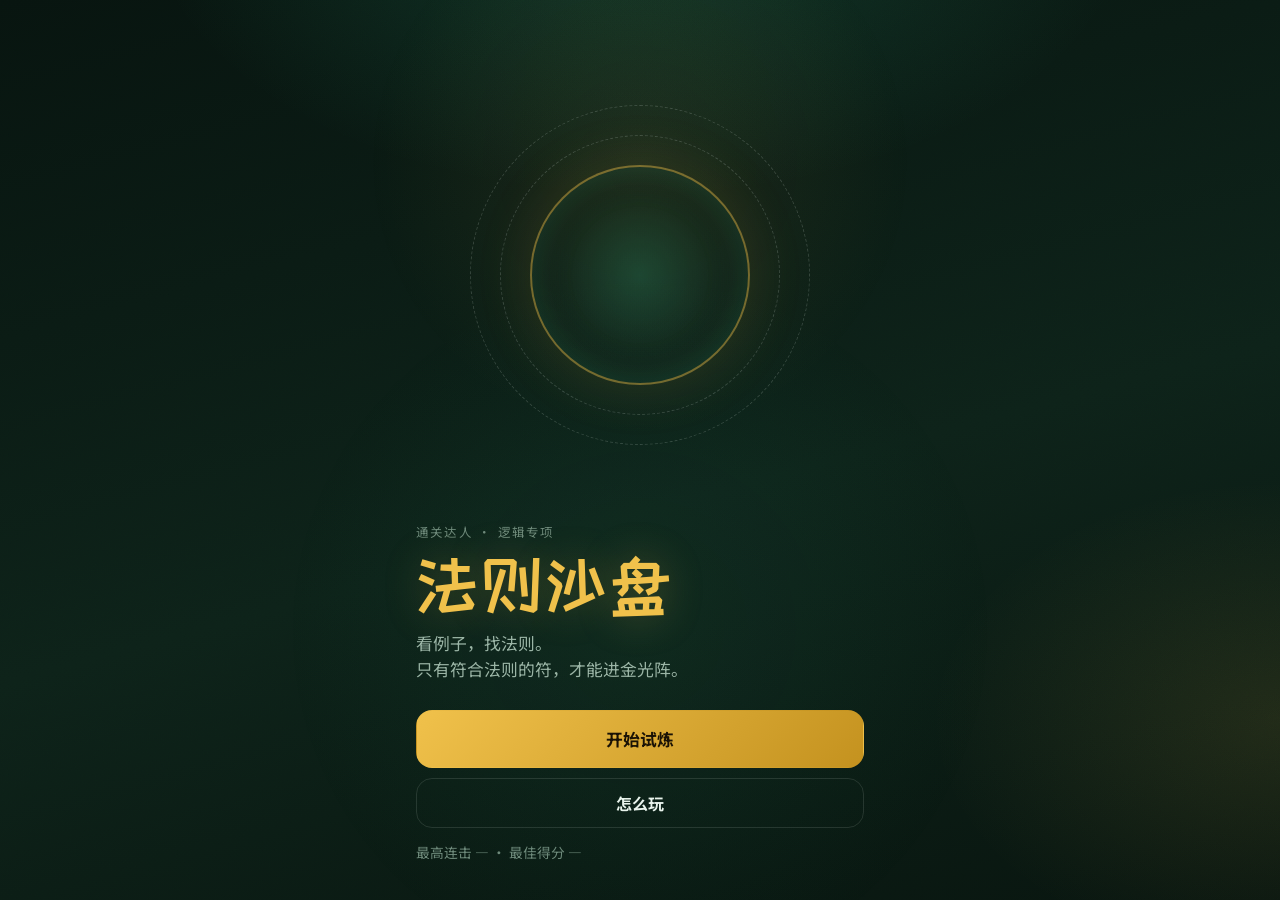
<file: tongguan/fazhe/index.html>
<!doctype html>
<html lang="zh-CN">
<head>
  <meta charset="utf-8">
  <meta name="viewport" content="width=device-width,initial-scale=1,viewport-fit=cover">
  <meta name="theme-color" content="#07140f">
  <title>法则沙盘 · 通关达人</title>
  <meta name="description" content="通关达人逻辑专项：从例子里发现法则，决定谁能进金光阵。">
  <link rel="preconnect" href="https://fonts.googleapis.com">
  <link rel="preconnect" href="https://fonts.gstatic.com" crossorigin>
  <link href="https://fonts.googleapis.com/css2?family=ZCOOL+KuaiLe&family=Noto+Sans+SC:wght@400;500;700;800&display=swap" rel="stylesheet">
  <link rel="stylesheet" href="./game.css">
</head>
<body>
  <div class="grain" aria-hidden="true"></div>
  <div class="glow" aria-hidden="true"></div>

  <div id="app" class="app">
    <!-- TITLE -->
    <section id="screen-title" class="screen screen-title" data-screen="title">
      <p class="kicker">通关达人 · 逻辑专项</p>
      <h1 class="logo">法则沙盘</h1>
      <p class="tagline">看例子，找法则。<br>只有符合法则的符，才能进金光阵。</p>
      <div class="title-ring" aria-hidden="true">
        <div class="ring-core"></div>
        <div class="orbit o1"></div>
        <div class="orbit o2"></div>
      </div>
      <div class="title-actions">
        <button type="button" class="btn primary xl" id="btn-start">开始试炼</button>
        <button type="button" class="btn ghost" id="btn-howto">怎么玩</button>
      </div>
      <p class="bestline" id="bestline">最高连击 — · 最佳得分 —</p>
    </section>

    <!-- HOW TO -->
    <section id="screen-how" class="screen" data-screen="how" hidden>
      <div class="panel">
        <p class="eyebrow">怎么玩</p>
        <h2>三步通关</h2>
        <ol class="how-list">
          <li><b>看例子</b>：哪些符进了阵，哪些被拦下。</li>
          <li><b>找法则</b>：颜色、印形、点数里藏着同一条规则。</li>
          <li><b>做判定</b>：新符来了，点「进阵」或「拦下」。</li>
        </ol>
        <p class="hint">判定越准、连击越高，分数越高。法则由程序生成，不靠猜题库。</p>
        <div class="row">
          <button type="button" class="btn primary" id="btn-how-go">明白了，开始</button>
          <button type="button" class="btn ghost" id="btn-how-back">返回</button>
        </div>
      </div>
    </section>

    <!-- STUDY -->
    <section id="screen-study" class="screen" data-screen="study" hidden>
      <header class="hud">
        <button type="button" class="icon-btn" id="btn-study-quit" aria-label="退出">←</button>
        <div class="hud-mid">
          <span class="pill" id="round-pill">第 1 阵</span>
          <span class="pill soft" id="diff-pill">入门</span>
        </div>
        <div class="hud-score"><span id="live-score">0</span></div>
      </header>
      <div class="stage">
        <div class="coach">
          <div class="coach-face" aria-hidden="true">阵</div>
          <p class="coach-say" id="study-say">先看这些例子。进了阵的，都守着同一条法则。</p>
        </div>
        <div class="array" id="study-array" aria-label="例子"></div>
        <div class="legend">
          <span class="leg ok">进阵</span>
          <span class="leg no">拦下</span>
        </div>
        <button type="button" class="btn primary xl wide" id="btn-ready">我看出点门道了</button>
      </div>
    </section>

    <!-- JUDGE -->
    <section id="screen-judge" class="screen" data-screen="judge" hidden>
      <header class="hud">
        <button type="button" class="icon-btn" id="btn-judge-quit" aria-label="退出">←</button>
        <div class="hud-mid">
          <div class="combo" id="combo" hidden>连击 <b id="combo-n">0</b></div>
          <div class="progress" aria-hidden="true"><i id="progress-fill"></i></div>
        </div>
        <div class="hud-score"><span id="live-score-2">0</span></div>
      </header>
      <div class="stage judge-stage">
        <p class="judge-prompt" id="judge-prompt">这条符，进不进阵？</p>
        <div class="arena">
          <div class="formation" aria-hidden="true">
            <div class="formation-ring"></div>
            <div class="formation-glow"></div>
          </div>
          <div id="judge-card-slot" class="card-slot"></div>
        </div>
        <div class="meter">
          <span id="judge-count">1 / 8</span>
          <span id="judge-acc">正确 0</span>
        </div>
        <div class="actions">
          <button type="button" class="btn danger xl" id="btn-block">拦下</button>
          <button type="button" class="btn go xl" id="btn-enter">进阵</button>
        </div>
      </div>
      <div id="fx-layer" class="fx-layer" aria-hidden="true"></div>
    </section>

    <!-- RESULT -->
    <section id="screen-result" class="screen" data-screen="result" hidden>
      <div class="panel result-panel">
        <p class="eyebrow" id="result-eyebrow">本阵结算</p>
        <h2 id="result-title">阵法识破</h2>
        <p class="rule-reveal" id="rule-reveal"></p>
        <div class="stats" id="result-stats"></div>
        <div class="row">
          <button type="button" class="btn primary xl" id="btn-next">下一阵</button>
          <button type="button" class="btn ghost" id="btn-home">回标题</button>
        </div>
      </div>
    </section>
  </div>

  <script src="./game.js"></script>
</body>
</html>
</file>
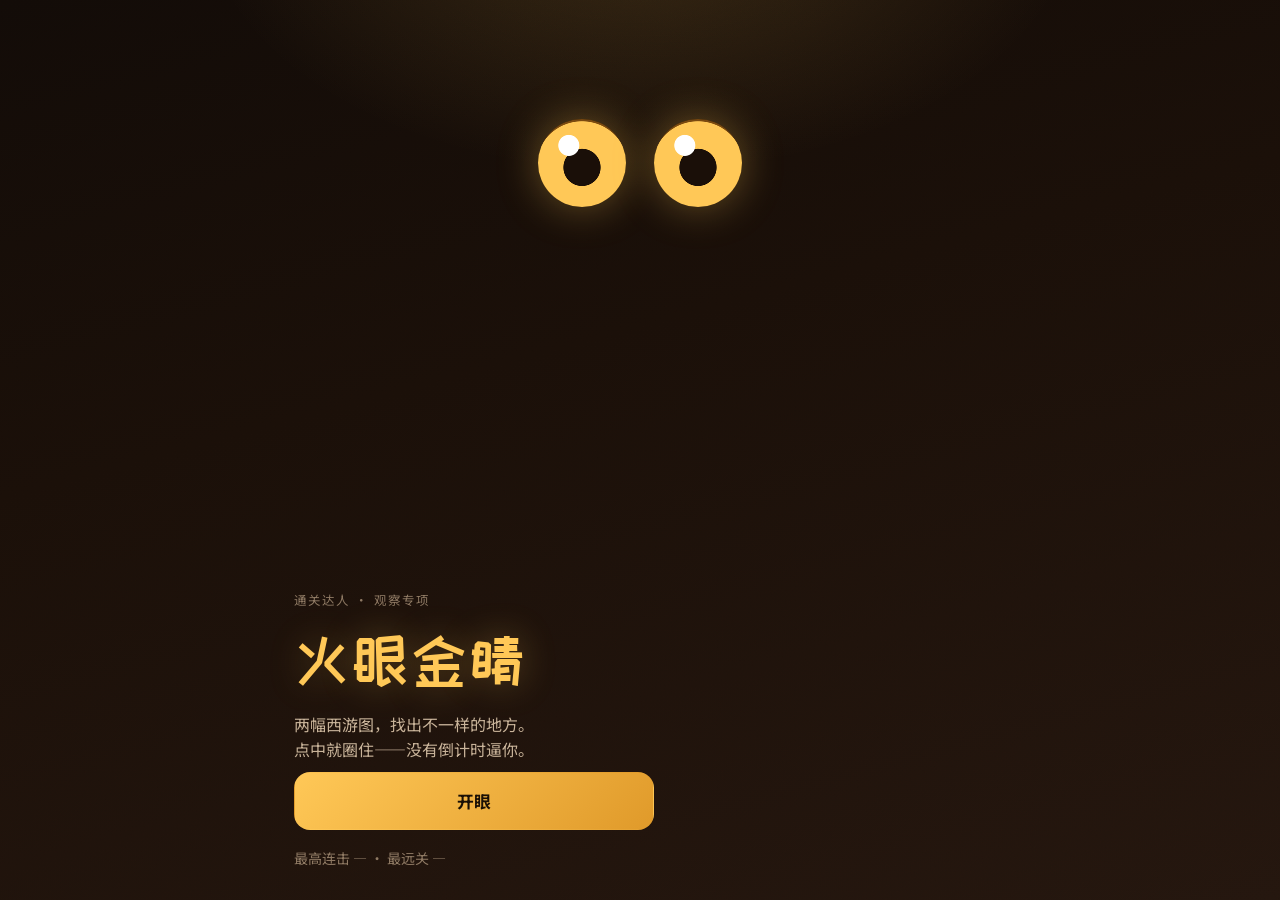
<file: tongguan/huoyan/index.html>
<!doctype html>
<html lang="zh-CN">
<head>
  <meta charset="utf-8">
  <meta name="viewport" content="width=device-width,initial-scale=1,viewport-fit=cover">
  <meta name="theme-color" content="#1a0f08">
  <title>火眼金睛 · 通关达人</title>
  <link rel="preconnect" href="https://fonts.googleapis.com">
  <link rel="preconnect" href="https://fonts.gstatic.com" crossorigin>
  <link href="https://fonts.googleapis.com/css2?family=ZCOOL+KuaiLe&family=Noto+Sans+SC:wght@400;500;700;800&display=swap" rel="stylesheet">
  <link rel="stylesheet" href="./game.css">
</head>
<body>
  <div class="bg" aria-hidden="true"></div>
  <div id="app" class="app">
    <section id="screen-title" class="screen">
      <p class="kicker">通关达人 · 观察专项</p>
      <h1 class="logo">火眼金睛</h1>
      <p class="tag">两幅西游图，找出不一样的地方。<br>点中就圈住——没有倒计时逼你。</p>
      <div class="hero-eyes" aria-hidden="true">
        <span class="eye"></span><span class="eye"></span>
      </div>
      <button type="button" class="btn primary xl" id="btn-start">开眼</button>
      <p class="best" id="bestline">最高连击 — · 最远关 —</p>
    </section>

    <section id="screen-play" class="screen" hidden>
      <header class="hud">
        <button type="button" class="icon-btn" id="btn-quit" aria-label="退出">←</button>
        <div class="hud-mid">
          <span class="pill" id="level-pill">第 1 眼</span>
          <div class="stars" id="stars" aria-label="心神">
            <i></i><i></i><i></i>
          </div>
        </div>
        <div class="hud-right">
          <span class="combo" id="combo" hidden>连击 <b>0</b></span>
          <span class="score" id="score">0</span>
        </div>
      </header>

      <p class="prompt" id="prompt">找出所有不同</p>
      <div class="boards" id="boards">
        <div class="board" data-side="a">
          <div class="board-label">左景</div>
          <div class="stage" id="stage-a"></div>
        </div>
        <div class="board" data-side="b">
          <div class="board-label">右景</div>
          <div class="stage" id="stage-b"></div>
        </div>
      </div>

      <div class="meter">
        <span id="found">已找 0 / 0</span>
        <button type="button" class="btn ghost sm" id="btn-hint" hidden>闪闪提示</button>
      </div>
      <div id="fx" class="fx" aria-hidden="true"></div>
    </section>

    <section id="screen-result" class="screen" hidden>
      <div class="panel">
        <p class="kicker" id="res-kicker">本眼结算</p>
        <h2 id="res-title">火眼初开</h2>
        <p class="diff-list" id="res-diffs"></p>
        <div class="stats" id="res-stats"></div>
        <div class="row">
          <button type="button" class="btn primary xl" id="btn-next">下一眼</button>
          <button type="button" class="btn ghost" id="btn-home">回标题</button>
        </div>
      </div>
    </section>
  </div>
  <script src="./game.js"></script>
</body>
</html>
</file>
<file: tongguan/fazhe/game.css>
:root {
  --bg0: #07140f;
  --bg1: #0d2219;
  --ink: #e8f3ec;
  --ink-dim: #9bb5a6;
  --muted: #6e8a7b;
  --line: rgba(232, 243, 236, 0.12);
  --jade: #3dcf9a;
  --jade-deep: #1f8f68;
  --gold: #f0c14b;
  --gold-deep: #c4921f;
  --coral: #ff6b57;
  --coral-deep: #c84333;
  --paper: #f3ebe0;
  --paper-ink: #1c1710;
  --shadow: 0 20px 50px rgba(0, 0, 0, 0.45);
  --font-display: "ZCOOL KuaiLe", "Noto Sans SC", sans-serif;
  --font-body: "Noto Sans SC", "PingFang SC", "Microsoft YaHei", sans-serif;
  --ease: cubic-bezier(0.22, 1, 0.36, 1);
  --spring: cubic-bezier(0.34, 1.45, 0.64, 1);
  --pad: max(16px, env(safe-area-inset-left));
  color-scheme: dark;
}

*,
*::before,
*::after {
  box-sizing: border-box;
}

html,
body {
  margin: 0;
  min-height: 100%;
  min-height: 100dvh;
}

body {
  font-family: var(--font-body);
  color: var(--ink);
  background:
    radial-gradient(900px 520px at 50% -10%, rgba(61, 207, 154, 0.18), transparent 55%),
    radial-gradient(700px 480px at 100% 80%, rgba(240, 193, 75, 0.1), transparent 50%),
    linear-gradient(165deg, var(--bg0), var(--bg1) 55%, #08150f);
  overflow-x: hidden;
  -webkit-font-smoothing: antialiased;
}

button {
  font: inherit;
  color: inherit;
  cursor: pointer;
}

.grain,
.glow {
  position: fixed;
  inset: 0;
  pointer-events: none;
  z-index: 0;
}

.grain {
  opacity: 0.18;
  mix-blend-mode: overlay;
  background-image: url("data:image/svg+xml,%3Csvg xmlns='http://www.w3.org/2000/svg' width='160' height='160'%3E%3Cfilter id='n'%3E%3CfeTurbulence type='fractalNoise' baseFrequency='0.85' numOctaves='2' stitchTiles='stitch'/%3E%3C/filter%3E%3Crect width='160' height='160' filter='url(%23n)' opacity='0.55'/%3E%3C/svg%3E");
}

.glow {
  background:
    radial-gradient(circle at 50% 18%, rgba(240, 193, 75, 0.08), transparent 28%),
    radial-gradient(circle at 50% 70%, rgba(61, 207, 154, 0.06), transparent 40%);
}

.app {
  position: relative;
  z-index: 1;
  width: min(480px, 100%);
  margin: 0 auto;
  min-height: 100dvh;
  padding:
    max(18px, env(safe-area-inset-top))
    var(--pad)
    max(24px, env(safe-area-inset-bottom));
}

.screen {
  animation: rise 0.55s var(--ease) both;
}

.screen[hidden] {
  display: none !important;
}

.kicker,
.eyebrow {
  margin: 0;
  font-size: 0.78rem;
  letter-spacing: 0.18em;
  text-transform: uppercase;
  color: var(--muted);
}

.logo {
  font-family: var(--font-display);
  font-weight: 400;
  font-size: clamp(3rem, 14vw, 4.2rem);
  line-height: 1;
  margin: 10px 0 12px;
  letter-spacing: 0.04em;
  color: var(--gold);
  text-shadow: 0 0 40px rgba(240, 193, 75, 0.25);
}

.tagline {
  margin: 0;
  color: var(--ink-dim);
  font-size: 1.05rem;
  line-height: 1.55;
}

.screen-title {
  min-height: calc(100dvh - 48px);
  display: flex;
  flex-direction: column;
  justify-content: flex-end;
  padding-bottom: 8px;
  position: relative;
}

.title-ring {
  position: absolute;
  inset: 8% 0 auto;
  height: 42vh;
  display: grid;
  place-items: center;
  pointer-events: none;
}

.ring-core {
  width: min(220px, 58vw);
  height: min(220px, 58vw);
  border-radius: 50%;
  border: 2px solid rgba(240, 193, 75, 0.45);
  box-shadow:
    inset 0 0 40px rgba(61, 207, 154, 0.15),
    0 0 60px rgba(240, 193, 75, 0.12);
  background:
    radial-gradient(circle at 50% 50%, rgba(61, 207, 154, 0.2), transparent 60%);
  animation: pulse 3.6s var(--ease) infinite;
}

.orbit {
  position: absolute;
  border-radius: 50%;
  border: 1px dashed rgba(232, 243, 236, 0.18);
}

.orbit.o1 {
  width: min(280px, 72vw);
  height: min(280px, 72vw);
  animation: spin 22s linear infinite;
}

.orbit.o2 {
  width: min(340px, 86vw);
  height: min(340px, 86vw);
  animation: spin 34s linear infinite reverse;
}

.title-actions {
  display: grid;
  gap: 10px;
  margin-top: 28px;
  position: relative;
  z-index: 2;
}

.bestline {
  margin: 14px 0 0;
  color: var(--muted);
  font-size: 0.86rem;
  position: relative;
  z-index: 2;
}

.panel {
  margin-top: 24px;
  padding: 22px 18px;
  border-radius: 22px;
  background: rgba(13, 34, 25, 0.82);
  border: 1px solid var(--line);
  backdrop-filter: blur(10px);
}

.panel h2 {
  font-family: var(--font-display);
  font-weight: 400;
  font-size: 1.9rem;
  margin: 8px 0 14px;
  color: var(--gold);
}

.how-list {
  margin: 0 0 14px;
  padding-left: 1.15rem;
  color: var(--ink-dim);
  display: grid;
  gap: 10px;
}

.how-list b {
  color: var(--ink);
}

.hint {
  color: var(--muted);
  font-size: 0.9rem;
  margin: 0 0 18px;
}

.row {
  display: flex;
  flex-wrap: wrap;
  gap: 10px;
}

.btn {
  appearance: none;
  border: 1.5px solid var(--line);
  background: rgba(232, 243, 236, 0.06);
  border-radius: 16px;
  padding: 12px 18px;
  font-weight: 700;
  transition: transform 0.22s var(--spring), background 0.2s, border-color 0.2s, opacity 0.2s;
  user-select: none;
  -webkit-tap-highlight-color: transparent;
}

.btn:hover {
  transform: translateY(-2px);
  border-color: rgba(240, 193, 75, 0.45);
}

.btn:active {
  transform: translateY(0) scale(0.98);
}

.btn:disabled {
  opacity: 0.45;
  cursor: not-allowed;
  transform: none;
}

.btn.primary {
  background: linear-gradient(135deg, var(--gold), var(--gold-deep));
  color: #1a1205;
  border-color: transparent;
}

.btn.go {
  background: linear-gradient(135deg, var(--jade), var(--jade-deep));
  color: #04140e;
  border-color: transparent;
  flex: 1;
}

.btn.danger {
  background: linear-gradient(135deg, #ff8a78, var(--coral-deep));
  color: #1a0806;
  border-color: transparent;
  flex: 1;
}

.btn.ghost {
  background: transparent;
}

.btn.xl {
  padding: 16px 22px;
  font-size: 1.05rem;
}

.btn.wide {
  width: 100%;
}

.icon-btn {
  width: 40px;
  height: 40px;
  border-radius: 12px;
  border: 1px solid var(--line);
  background: rgba(232, 243, 236, 0.05);
  display: grid;
  place-items: center;
  font-size: 1.1rem;
}

.hud {
  display: grid;
  grid-template-columns: 40px 1fr auto;
  gap: 10px;
  align-items: center;
  margin-bottom: 12px;
}

.hud-mid {
  display: flex;
  flex-direction: column;
  gap: 6px;
  align-items: center;
  min-width: 0;
}

.hud-score {
  font-family: var(--font-body);
  font-weight: 800;
  font-variant-numeric: tabular-nums;
  font-size: 1.2rem;
  color: var(--gold);
  min-width: 44px;
  text-align: right;
}

.pill {
  display: inline-flex;
  align-items: center;
  padding: 4px 10px;
  border-radius: 999px;
  background: rgba(240, 193, 75, 0.14);
  color: var(--gold);
  font-size: 0.78rem;
  font-weight: 700;
}

.pill.soft {
  background: rgba(61, 207, 154, 0.12);
  color: var(--jade);
}

.combo {
  font-size: 0.85rem;
  color: var(--ink-dim);
  animation: pop 0.35s var(--spring);
}

.combo b {
  color: var(--jade);
  font-size: 1.1rem;
}

.progress {
  width: min(180px, 46vw);
  height: 6px;
  border-radius: 999px;
  background: rgba(232, 243, 236, 0.1);
  overflow: hidden;
}

.progress > i {
  display: block;
  height: 100%;
  width: 0%;
  background: linear-gradient(90deg, var(--jade), var(--gold));
  transition: width 0.35s var(--ease);
}

.stage {
  display: grid;
  gap: 14px;
}

.coach {
  display: grid;
  grid-template-columns: auto 1fr;
  gap: 10px;
  align-items: start;
}

.coach-face {
  width: 46px;
  height: 46px;
  border-radius: 14px;
  display: grid;
  place-items: center;
  font-family: var(--font-display);
  background: rgba(240, 193, 75, 0.15);
  color: var(--gold);
  border: 1px solid rgba(240, 193, 75, 0.3);
}

.coach-say {
  margin: 0;
  padding: 10px 12px;
  border-radius: 14px 14px 14px 6px;
  background: rgba(232, 243, 236, 0.06);
  border: 1px solid var(--line);
  color: var(--ink);
  line-height: 1.5;
}

.array {
  display: grid;
  grid-template-columns: repeat(3, 1fr);
  gap: 10px;
  min-height: 220px;
}

.legend {
  display: flex;
  justify-content: center;
  gap: 16px;
  color: var(--muted);
  font-size: 0.85rem;
}

.leg::before {
  content: "";
  display: inline-block;
  width: 8px;
  height: 8px;
  border-radius: 50%;
  margin-right: 6px;
  vertical-align: middle;
}

.leg.ok::before {
  background: var(--jade);
  box-shadow: 0 0 8px rgba(61, 207, 154, 0.6);
}

.leg.no::before {
  background: var(--coral);
}

.talisman {
  position: relative;
  aspect-ratio: 0.78;
  border-radius: 18px;
  background:
    linear-gradient(160deg, #fff8ee, var(--paper) 55%, #e7dccb);
  color: var(--paper-ink);
  border: 2px solid rgba(28, 23, 16, 0.12);
  box-shadow: var(--shadow);
  display: grid;
  grid-template-rows: 1fr auto;
  padding: 10px 8px 8px;
  transform-origin: center;
  animation: deal 0.45s var(--spring) both;
  user-select: none;
}

.talisman .seal {
  display: grid;
  place-items: center;
  align-content: center;
  gap: 6px;
}

.talisman .pips {
  display: flex;
  gap: 4px;
  justify-content: center;
  min-height: 10px;
}

.talisman .pip {
  width: 8px;
  height: 8px;
  border-radius: 50%;
  background: currentColor;
  opacity: 0.85;
}

.talisman .tag {
  text-align: center;
  font-size: 0.72rem;
  font-weight: 700;
  letter-spacing: 0.04em;
}

.talisman .badge {
  position: absolute;
  top: -8px;
  right: -6px;
  width: 28px;
  height: 28px;
  border-radius: 50%;
  display: grid;
  place-items: center;
  font-size: 0.85rem;
  font-weight: 800;
  color: #04140e;
  border: 2px solid rgba(7, 20, 15, 0.35);
}

.talisman.pass .badge {
  background: var(--jade);
}

.talisman.fail .badge {
  background: var(--coral);
  color: #1a0806;
}

.talisman.hue-crimson {
  color: #9b1f2c;
}
.talisman.hue-jade {
  color: #146b4a;
}
.talisman.hue-ink {
  color: #1d2a44;
}
.talisman.hue-gold {
  color: #9a6a10;
}

.talisman.rim-thick {
  border-width: 4px;
  border-color: rgba(28, 23, 16, 0.35);
}

.seal-svg {
  width: 54px;
  height: 54px;
}

.judge-stage {
  gap: 12px;
}

.judge-prompt {
  text-align: center;
  margin: 0;
  color: var(--ink-dim);
  min-height: 1.5em;
}

.arena {
  position: relative;
  height: min(46vh, 360px);
  display: grid;
  place-items: center;
}

.formation {
  position: absolute;
  inset: 12% 10%;
  display: grid;
  place-items: center;
  pointer-events: none;
}

.formation-ring {
  width: min(260px, 70vw);
  height: min(260px, 70vw);
  border-radius: 50%;
  border: 2px solid rgba(240, 193, 75, 0.35);
  box-shadow:
    inset 0 0 50px rgba(61, 207, 154, 0.12),
    0 0 40px rgba(240, 193, 75, 0.1);
}

.formation-glow {
  position: absolute;
  width: 40%;
  height: 40%;
  border-radius: 50%;
  background: radial-gradient(circle, rgba(61, 207, 154, 0.25), transparent 70%);
  animation: pulse 2.8s var(--ease) infinite;
}

.card-slot {
  position: relative;
  z-index: 2;
  width: min(168px, 44vw);
}

.card-slot .talisman {
  width: 100%;
  animation: toss-in 0.5s var(--spring) both;
  box-shadow: 0 24px 50px rgba(0, 0, 0, 0.5);
}

.card-slot .talisman.out-enter {
  animation: fly-enter 0.48s var(--ease) forwards;
}

.card-slot .talisman.out-block {
  animation: fly-block 0.45s var(--ease) forwards;
}

.meter {
  display: flex;
  justify-content: space-between;
  color: var(--muted);
  font-size: 0.86rem;
  padding: 0 4px;
}

.actions {
  display: flex;
  gap: 12px;
}

.fx-layer {
  position: fixed;
  inset: 0;
  pointer-events: none;
  z-index: 20;
  overflow: hidden;
}

.fx-burst {
  position: absolute;
  width: 10px;
  height: 10px;
  border-radius: 50%;
  background: var(--jade);
  animation: burst 0.7s var(--ease) forwards;
}

.fx-float {
  position: absolute;
  left: 50%;
  top: 42%;
  transform: translate(-50%, -50%);
  font-family: var(--font-display);
  font-size: 1.6rem;
  color: var(--gold);
  animation: float-score 0.8s var(--ease) forwards;
  text-shadow: 0 6px 20px rgba(0, 0, 0, 0.45);
}

.flash-ok {
  animation: flash-ok 0.35s var(--ease);
}

.flash-bad {
  animation: flash-bad 0.4s var(--ease);
}

.result-panel .rule-reveal {
  margin: 0 0 16px;
  padding: 14px 16px;
  border-radius: 16px;
  background: rgba(240, 193, 75, 0.1);
  border: 1px solid rgba(240, 193, 75, 0.28);
  color: var(--gold);
  font-size: 1.15rem;
  line-height: 1.45;
  font-weight: 700;
}

.stats {
  display: grid;
  grid-template-columns: repeat(3, 1fr);
  gap: 8px;
  margin-bottom: 18px;
}

.stat {
  padding: 12px 8px;
  border-radius: 14px;
  background: rgba(232, 243, 236, 0.05);
  border: 1px solid var(--line);
  text-align: center;
}

.stat b {
  display: block;
  font-family: var(--font-display);
  font-size: 1.45rem;
  color: var(--ink);
  margin-bottom: 2px;
}

.stat span {
  color: var(--muted);
  font-size: 0.75rem;
}

@keyframes rise {
  from {
    opacity: 0;
    transform: translateY(14px);
  }
  to {
    opacity: 1;
    transform: none;
  }
}

@keyframes deal {
  from {
    opacity: 0;
    transform: translateY(16px) scale(0.92);
  }
  to {
    opacity: 1;
    transform: none;
  }
}

@keyframes toss-in {
  from {
    opacity: 0;
    transform: translateY(40px) rotate(-6deg) scale(0.88);
  }
  to {
    opacity: 1;
    transform: none;
  }
}

@keyframes fly-enter {
  to {
    transform: translateY(-28px) scale(0.55);
    opacity: 0;
    filter: brightness(1.3);
  }
}

@keyframes fly-block {
  to {
    transform: translateY(36px) rotate(8deg) scale(0.7);
    opacity: 0;
    filter: grayscale(0.4);
  }
}

@keyframes pulse {
  0%,
  100% {
    transform: scale(1);
    opacity: 1;
  }
  50% {
    transform: scale(1.04);
    opacity: 0.85;
  }
}

@keyframes spin {
  to {
    transform: rotate(360deg);
  }
}

@keyframes pop {
  from {
    transform: scale(0.85);
    opacity: 0;
  }
  to {
    transform: none;
    opacity: 1;
  }
}

@keyframes burst {
  to {
    transform: translate(var(--dx), var(--dy)) scale(0);
    opacity: 0;
  }
}

@keyframes float-score {
  to {
    transform: translate(-50%, -120%);
    opacity: 0;
  }
}

@keyframes flash-ok {
  0%,
  100% {
    filter: none;
  }
  40% {
    filter: brightness(1.25) saturate(1.2);
  }
}

@keyframes flash-bad {
  0%,
  100% {
    transform: translateX(0);
  }
  25% {
    transform: translateX(-5px);
  }
  75% {
    transform: translateX(5px);
  }
}

@media (prefers-reduced-motion: reduce) {
  *,
  *::before,
  *::after {
    animation: none !important;
    transition: none !important;
  }
}

@media (max-width: 380px) {
  .array {
    gap: 8px;
  }
  .seal-svg {
    width: 44px;
    height: 44px;
  }
}
</file>
<file: tongguan/huoyan/game.css>
:root {
  --bg: #1a0f08;
  --bg2: #2a1810;
  --ink: #fff4e6;
  --dim: #c9b49a;
  --muted: #8f7a64;
  --gold: #ffc857;
  --gold2: #e09a2a;
  --jade: #5fd4a4;
  --coral: #ff7a66;
  --line: rgba(255, 244, 230, 0.14);
  --paper: #f6ead7;
  --font-d: "ZCOOL KuaiLe", "Noto Sans SC", sans-serif;
  --font-b: "Noto Sans SC", "PingFang SC", sans-serif;
  --ease: cubic-bezier(0.22, 1, 0.36, 1);
  --spring: cubic-bezier(0.34, 1.45, 0.64, 1);
  color-scheme: dark;
}
*, *::before, *::after { box-sizing: border-box; }
html, body { margin: 0; min-height: 100%; min-height: 100dvh; }
body {
  font-family: var(--font-b);
  color: var(--ink);
  background: radial-gradient(800px 480px at 50% -10%, rgba(255, 200, 87, 0.16), transparent 55%),
    linear-gradient(165deg, #120b07, var(--bg) 40%, #24160e);
  -webkit-font-smoothing: antialiased;
  overflow-x: hidden;
}
button { font: inherit; color: inherit; cursor: pointer; }
.bg {
  position: fixed; inset: 0; pointer-events: none; opacity: 0.2;
  background-image: url("data:image/svg+xml,%3Csvg xmlns='http://www.w3.org/2000/svg' width='140' height='140'%3E%3Cfilter id='n'%3E%3CfeTurbulence type='fractalNoise' baseFrequency='0.8' numOctaves='2' stitchTiles='stitch'/%3E%3C/filter%3E%3Crect width='140' height='140' filter='url(%23n)' opacity='0.5'/%3E%3C/svg%3E");
  mix-blend-mode: overlay;
}
.app {
  position: relative; z-index: 1;
  width: min(720px, 100%);
  margin: 0 auto;
  min-height: 100dvh;
  padding: max(16px, env(safe-area-inset-top)) max(14px, env(safe-area-inset-left)) max(24px, env(safe-area-inset-bottom));
}
.screen { animation: rise 0.5s var(--ease) both; }
.screen[hidden] { display: none !important; }
.kicker { margin: 0; font-size: 0.78rem; letter-spacing: 0.16em; color: var(--muted); text-transform: uppercase; }
.logo {
  font-family: var(--font-d); font-weight: 400;
  font-size: clamp(2.6rem, 12vw, 3.8rem);
  color: var(--gold); margin: 10px 0 12px; letter-spacing: 0.04em;
  text-shadow: 0 0 36px rgba(255, 200, 87, 0.28);
}
.tag { margin: 0; color: var(--dim); line-height: 1.55; }
#screen-title {
  min-height: calc(100dvh - 40px);
  display: flex; flex-direction: column; justify-content: flex-end;
  gap: 10px; padding-bottom: 8px; position: relative;
}
.hero-eyes {
  position: absolute; top: 12%; left: 0; right: 0;
  display: flex; justify-content: center; gap: 28px; pointer-events: none;
}
.eye {
  width: min(88px, 22vw); height: min(88px, 22vw); border-radius: 50%;
  background: radial-gradient(circle at 35% 30%, #fff 0 12%, transparent 13%),
    radial-gradient(circle at 50% 55%, #1a0f08 0 28%, var(--gold) 29% 70%, #7a4a10 71%);
  box-shadow: 0 0 40px rgba(255, 200, 87, 0.35);
  animation: blink-eye 4.5s var(--ease) infinite;
}
.eye:nth-child(2) { animation-delay: 0.2s; }
.best { color: var(--muted); font-size: 0.88rem; margin: 8px 0 0; }
.btn {
  appearance: none; border: 1.5px solid var(--line);
  background: rgba(255, 244, 230, 0.06);
  border-radius: 16px; padding: 12px 18px; font-weight: 700;
  transition: transform 0.2s var(--spring), border-color 0.2s;
  -webkit-tap-highlight-color: transparent;
}
.btn:hover { transform: translateY(-2px); border-color: rgba(255, 200, 87, 0.45); }
.btn:active { transform: scale(0.98); }
.btn.primary {
  background: linear-gradient(135deg, var(--gold), var(--gold2));
  color: #1a1005; border-color: transparent;
}
.btn.ghost { background: transparent; }
.btn.xl { padding: 16px 22px; font-size: 1.05rem; width: 100%; max-width: 360px; }
.btn.sm { padding: 8px 12px; font-size: 0.85rem; border-radius: 12px; }
.icon-btn {
  width: 40px; height: 40px; border-radius: 12px;
  border: 1px solid var(--line); background: rgba(255, 244, 230, 0.05);
}
.hud {
  display: grid; grid-template-columns: 40px 1fr auto;
  gap: 10px; align-items: center; margin-bottom: 8px;
}
.hud-mid { display: grid; justify-items: center; gap: 6px; }
.hud-right { display: grid; justify-items: end; gap: 2px; min-width: 64px; }
.pill {
  display: inline-flex; padding: 4px 10px; border-radius: 999px;
  background: rgba(255, 200, 87, 0.14); color: var(--gold);
  font-size: 0.78rem; font-weight: 700;
}
.stars { display: flex; gap: 6px; }
.stars i {
  width: 12px; height: 12px; border-radius: 50%;
  background: var(--gold); box-shadow: 0 0 10px rgba(255, 200, 87, 0.45);
  transition: opacity 0.25s, transform 0.25s var(--spring);
}
.stars i.off { opacity: 0.25; transform: scale(0.85); background: #6a5644; box-shadow: none; }
.combo { font-size: 0.82rem; color: var(--dim); }
.combo b { color: var(--jade); font-size: 1.05rem; }
.score {
  font-weight: 800; font-variant-numeric: tabular-nums;
  color: var(--gold); font-size: 1.15rem;
}
.prompt {
  text-align: center; margin: 0 0 10px; color: var(--dim); min-height: 1.4em;
}
.boards {
  display: grid; gap: 10px;
  grid-template-columns: 1fr 1fr;
}
@media (max-width: 560px) {
  .boards { grid-template-columns: 1fr; }
}
.board {
  position: relative;
  border-radius: 18px;
  border: 2px solid rgba(255, 200, 87, 0.35);
  background: linear-gradient(180deg, #3d6b4f, #245038 55%, #1c3a2c);
  overflow: hidden;
  box-shadow: 0 16px 40px rgba(0, 0, 0, 0.35);
  touch-action: manipulation;
}
.board-label {
  position: absolute; top: 8px; left: 10px; z-index: 3;
  font-size: 0.72rem; color: rgba(255, 244, 230, 0.7);
  background: rgba(0, 0, 0, 0.25); padding: 2px 8px; border-radius: 999px;
}
.stage {
  position: relative;
  width: 100%;
  aspect-ratio: 1 / 1.05;
  cursor: crosshair;
}
.stage svg { width: 100%; height: 100%; display: block; }
.ring {
  position: absolute; border: 3px solid var(--jade);
  border-radius: 50%; pointer-events: none; z-index: 4;
  box-shadow: 0 0 0 2px rgba(0, 0, 0, 0.25), 0 0 16px rgba(95, 212, 164, 0.55);
  animation: pop 0.35s var(--spring);
  transform: translate(-50%, -50%);
}
.meter {
  display: flex; justify-content: space-between; align-items: center;
  margin-top: 12px; color: var(--muted); font-size: 0.88rem;
}
.panel {
  margin-top: 28px; padding: 22px 18px; border-radius: 22px;
  background: rgba(42, 24, 16, 0.88); border: 1px solid var(--line);
}
.panel h2 {
  font-family: var(--font-d); font-weight: 400;
  color: var(--gold); font-size: 1.9rem; margin: 8px 0 12px;
}
.diff-list {
  margin: 0 0 14px; padding: 12px 14px; border-radius: 14px;
  background: rgba(255, 200, 87, 0.08); color: var(--dim);
  line-height: 1.55; font-size: 0.95rem;
}
.stats {
  display: grid; grid-template-columns: repeat(3, 1fr); gap: 8px; margin-bottom: 16px;
}
.stat {
  text-align: center; padding: 12px 6px; border-radius: 14px;
  background: rgba(255, 244, 230, 0.05); border: 1px solid var(--line);
}
.stat b { display: block; font-family: var(--font-d); font-size: 1.4rem; margin-bottom: 2px; }
.stat span { font-size: 0.72rem; color: var(--muted); }
.row { display: flex; flex-wrap: wrap; gap: 10px; }
.fx { position: fixed; inset: 0; pointer-events: none; z-index: 20; overflow: hidden; }
.fx-float {
  position: absolute; left: 50%; top: 40%;
  transform: translate(-50%, -50%);
  font-family: var(--font-d); font-size: 1.5rem; color: var(--gold);
  animation: float-up 0.75s var(--ease) forwards;
  text-shadow: 0 6px 18px rgba(0, 0, 0, 0.5);
}
.shake { animation: shake 0.35s var(--ease); }
@keyframes rise {
  from { opacity: 0; transform: translateY(12px); }
  to { opacity: 1; transform: none; }
}
@keyframes pop {
  from { transform: translate(-50%, -50%) scale(0.6); opacity: 0; }
  to { transform: translate(-50%, -50%) scale(1); opacity: 1; }
}
@keyframes float-up {
  to { transform: translate(-50%, -130%); opacity: 0; }
}
@keyframes shake {
  0%, 100% { transform: translateX(0); }
  25% { transform: translateX(-5px); }
  75% { transform: translateX(5px); }
}
@keyframes blink-eye {
  0%, 92%, 100% { transform: scaleY(1); }
  96% { transform: scaleY(0.12); }
}
@media (prefers-reduced-motion: reduce) {
  *, *::before, *::after { animation: none !important; transition: none !important; }
}
</file>
